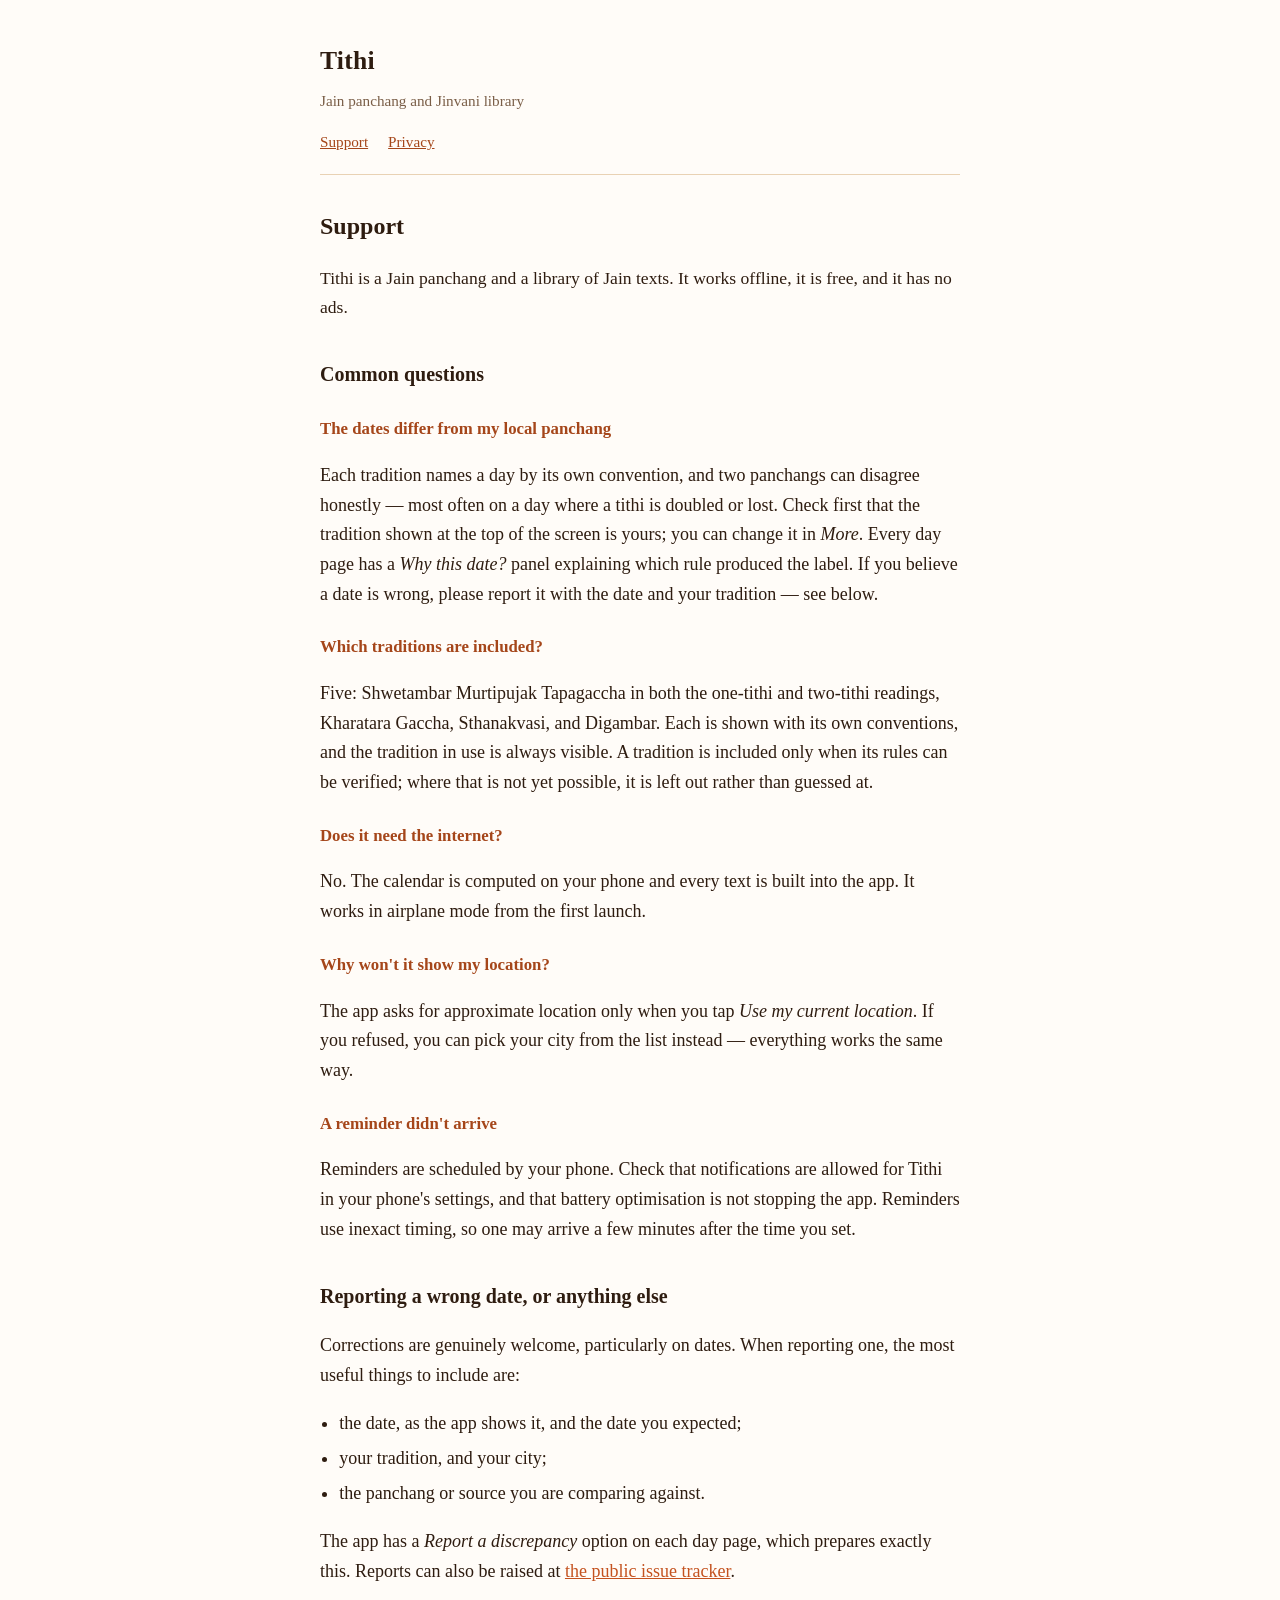
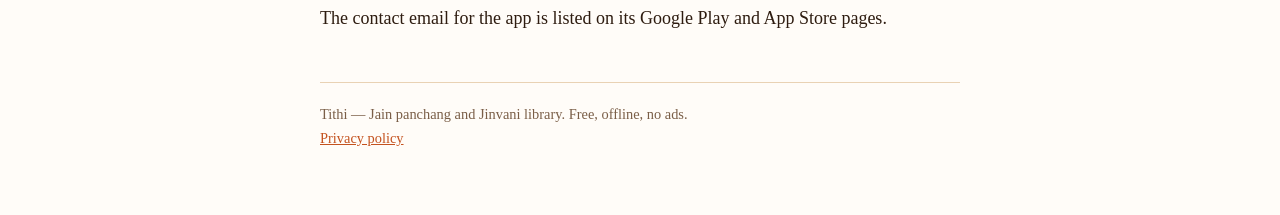
<file: index.html>
<!doctype html>
<html lang="en">
<head>
<meta charset="utf-8">
<meta name="viewport" content="width=device-width, initial-scale=1">
<title>Support — Tithi</title>
<meta name="description" content="Help and contact for Tithi, an offline Jain panchang and Jinvani library.">
<link rel="stylesheet" href="style.css">
</head>
<body>
<div class="wrap">
<header>
  <p class="mark">Tithi</p>
  <p class="sub">Jain panchang and Jinvani library</p>
  <nav><a href="index.html">Support</a><a href="privacy.html">Privacy</a></nav>
</header>

<h1 style="font-size:1.5rem;margin:0 0 .5rem">Support</h1>

<p class="lede">Tithi is a Jain panchang and a library of Jain texts. It works offline, it is
free, and it has no ads.</p>

<h2>Common questions</h2>

<h3>The dates differ from my local panchang</h3>
<p>Each tradition names a day by its own convention, and two panchangs can disagree honestly —
most often on a day where a tithi is doubled or lost. Check first that the tradition shown at
the top of the screen is yours; you can change it in <em>More</em>. Every day page has a
<em>Why this date?</em> panel explaining which rule produced the label. If you believe a date
is wrong, please report it with the date and your tradition — see below.</p>

<h3>Which traditions are included?</h3>
<p>Five: Shwetambar Murtipujak Tapagaccha in both the one-tithi and two-tithi readings,
Kharatara Gaccha, Sthanakvasi, and Digambar. Each is shown with its own conventions, and the
tradition in use is always visible. A tradition is included only when its rules can be
verified; where that is not yet possible, it is left out rather than guessed at.</p>

<h3>Does it need the internet?</h3>
<p>No. The calendar is computed on your phone and every text is built into the app. It works
in airplane mode from the first launch.</p>

<h3>Why won't it show my location?</h3>
<p>The app asks for approximate location only when you tap <em>Use my current location</em>. If you
refused, you can pick your city from the list instead — everything works the same way.</p>

<h3>A reminder didn't arrive</h3>
<p>Reminders are scheduled by your phone. Check that notifications are allowed for Tithi in
your phone's settings, and that battery optimisation is not stopping the app. Reminders use
inexact timing, so one may arrive a few minutes after the time you set.</p>

<h2>Reporting a wrong date, or anything else</h2>

<p>Corrections are genuinely welcome, particularly on dates. When reporting one, the most
useful things to include are:</p>

<ul>
<li>the date, as the app shows it, and the date you expected;</li>
<li>your tradition, and your city;</li>
<li>the panchang or source you are comparing against.</li>
</ul>

<p>The app has a <em>Report a discrepancy</em> option on each day page, which prepares exactly
this. Reports can also be raised at
<a href="https://github.com/HarshDeep-dev/tithi-support/issues">the public issue tracker</a>.</p>

<p>The contact email for the app is listed on its Google Play and App Store pages.</p>

<footer>
Tithi — Jain panchang and Jinvani library. Free, offline, no ads.
<br><a href="privacy.html">Privacy policy</a>
</footer>
</div>
</body>
</html>
</file>
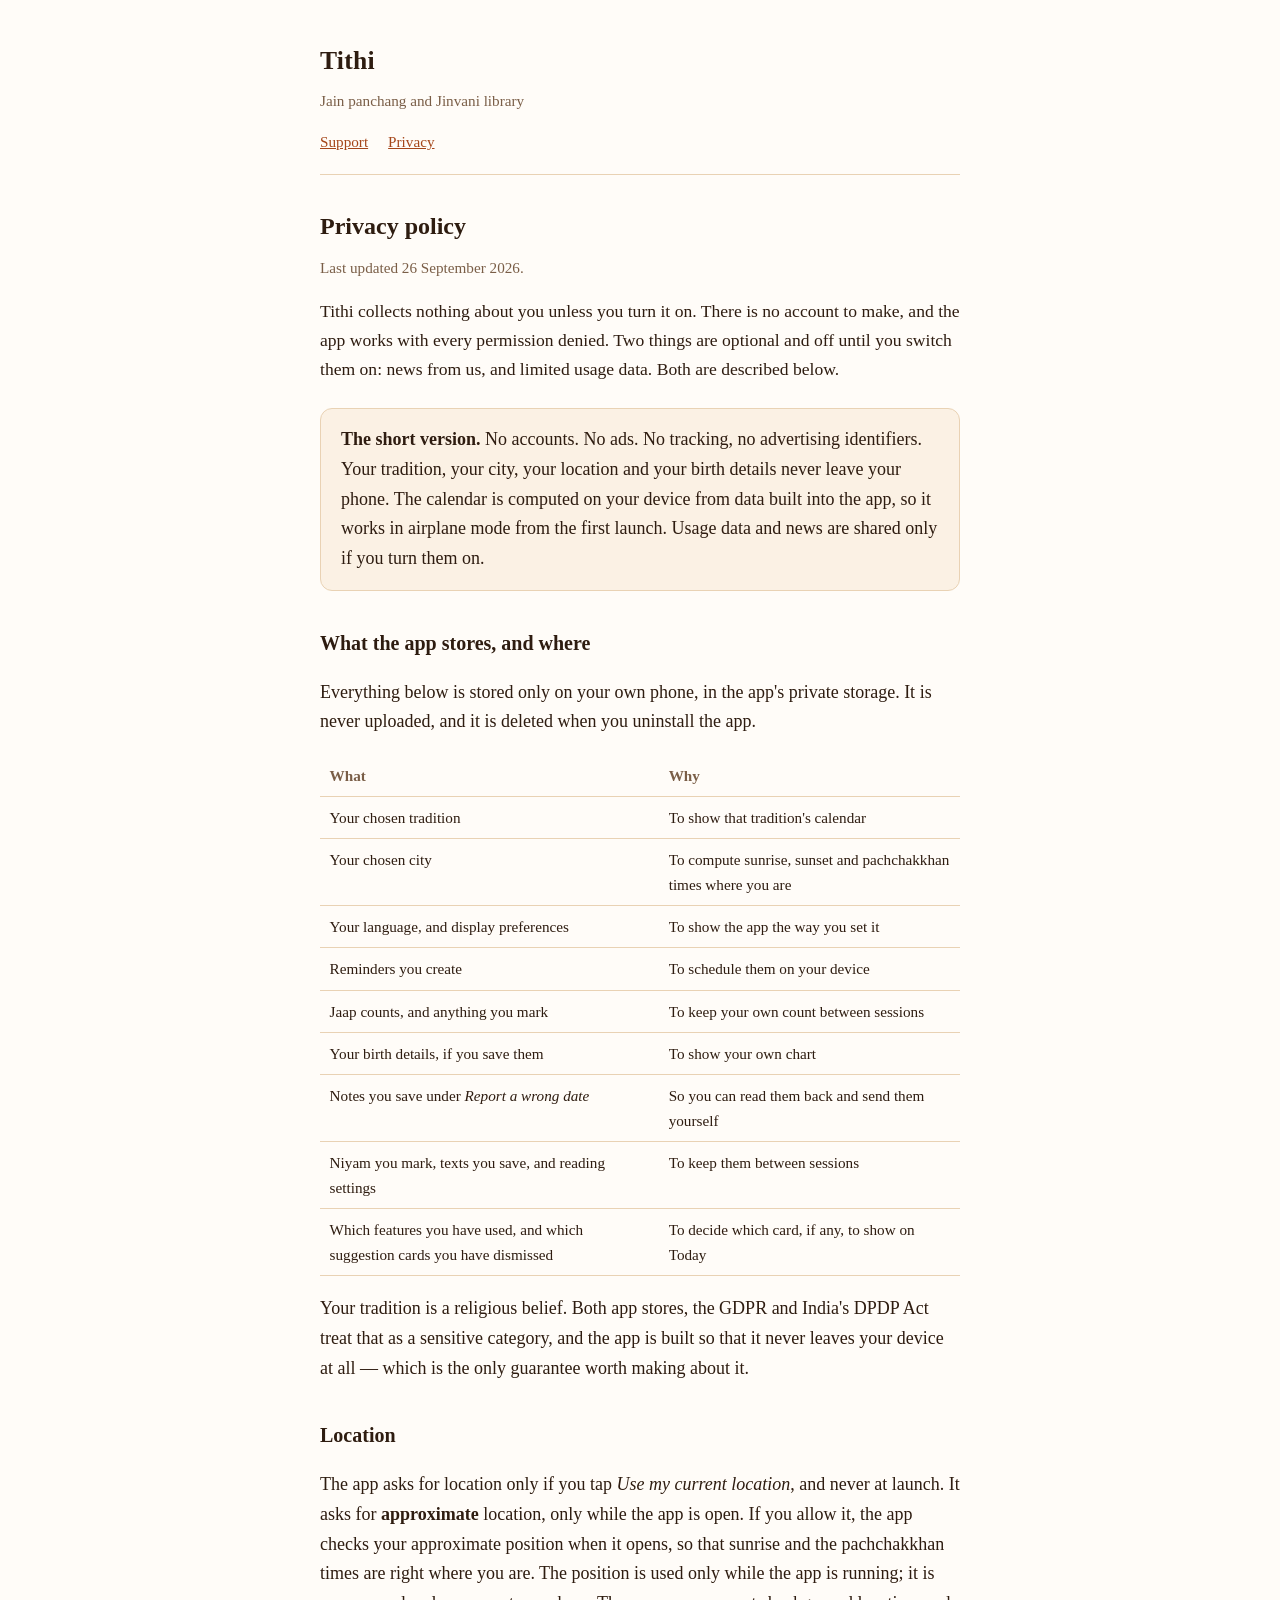
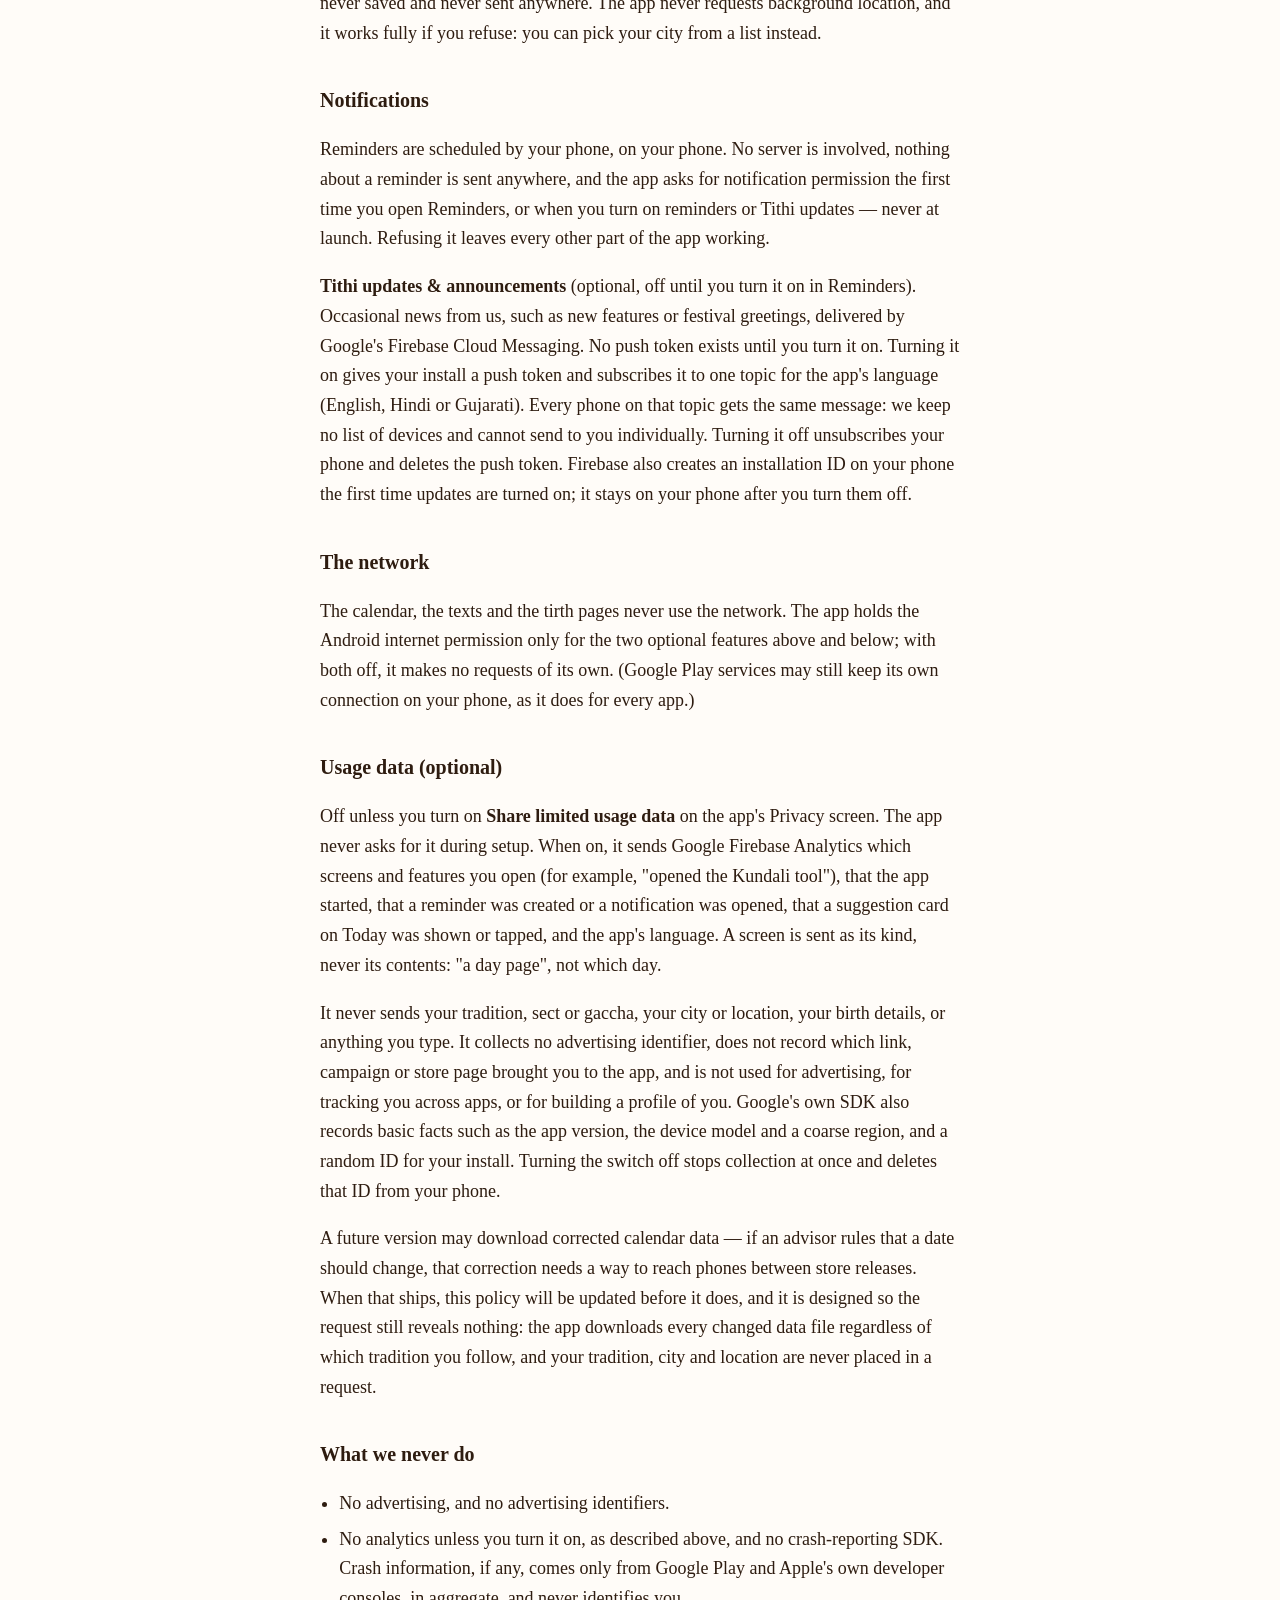
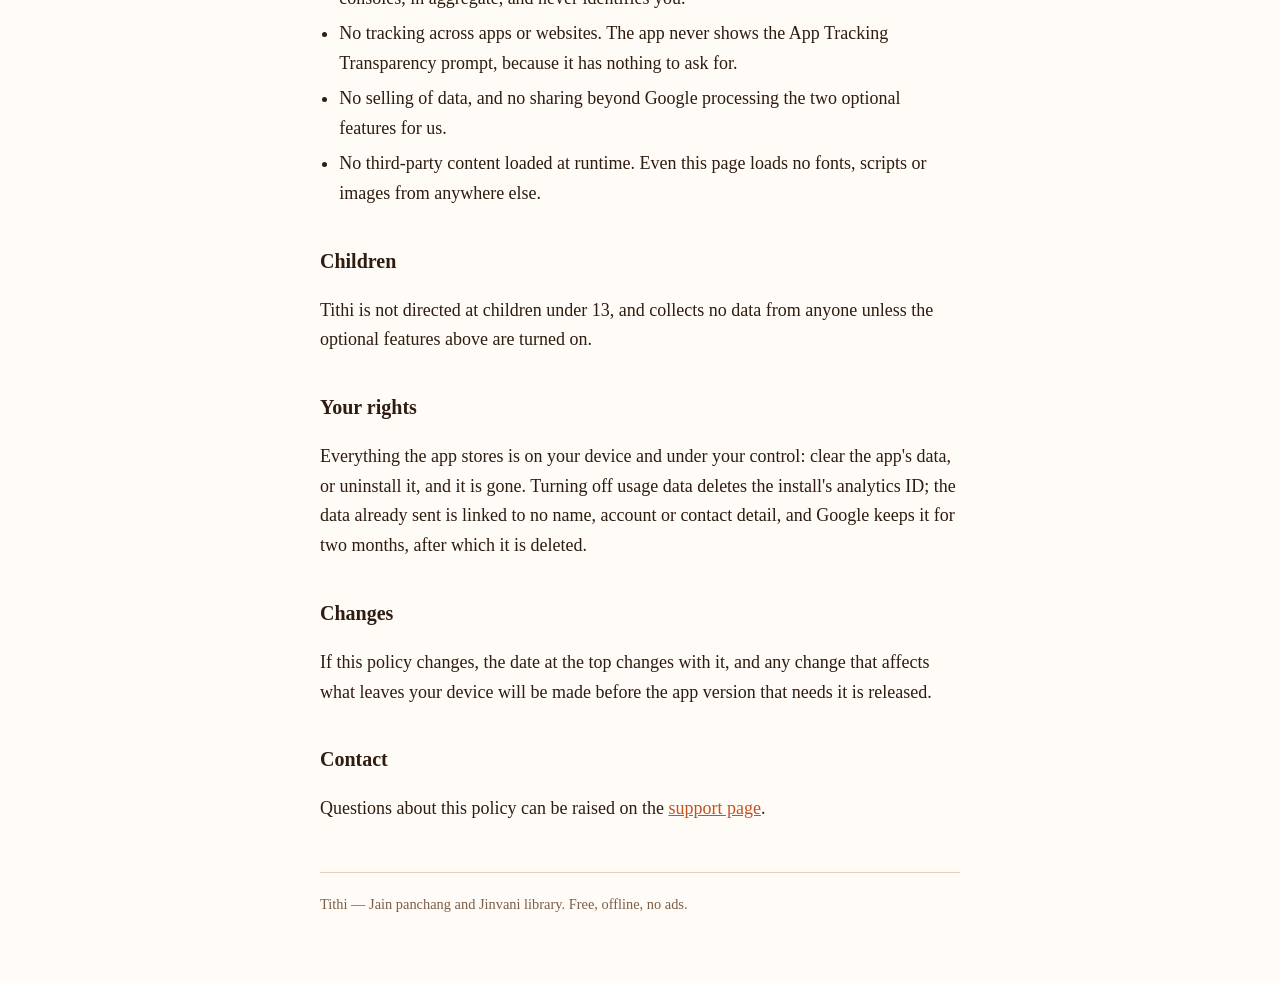
<file: privacy.html>
<!doctype html>
<html lang="en">
<head>
<meta charset="utf-8">
<meta name="viewport" content="width=device-width, initial-scale=1">
<title>Privacy policy — Tithi</title>
<meta name="description" content="The privacy policy for Tithi, a Jain panchang and Jinvani library. Nothing is collected unless you turn it on.">
<link rel="stylesheet" href="style.css">
</head>
<body>
<div class="wrap">
<header>
  <p class="mark">Tithi</p>
  <p class="sub">Jain panchang and Jinvani library</p>
  <nav><a href="index.html">Support</a><a href="privacy.html">Privacy</a></nav>
</header>

<h1 style="font-size:1.5rem;margin:0 0 .5rem">Privacy policy</h1>
<p class="sub">Last updated 26 September 2026.</p>

<p class="lede">Tithi collects nothing about you unless you turn it on. There is no account to
make, and the app works with every permission denied. Two things are optional and off until you
switch them on: news from us, and limited usage data. Both are described below.</p>

<div class="card">
<strong>The short version.</strong> No accounts. No ads. No tracking, no advertising
identifiers. Your tradition, your city, your location and your birth details never leave your
phone. The calendar is computed on your device from data built into the app, so it works in
airplane mode from the first launch. Usage data and news are shared only if you turn them on.
</div>

<h2>What the app stores, and where</h2>

<p>Everything below is stored only on your own phone, in the app's private storage. It is
never uploaded, and it is deleted when you uninstall the app.</p>

<table>
<tr><th>What</th><th>Why</th></tr>
<tr><td>Your chosen tradition</td><td>To show that tradition's calendar</td></tr>
<tr><td>Your chosen city</td><td>To compute sunrise, sunset and pachchakkhan times where you are</td></tr>
<tr><td>Your language, and display preferences</td><td>To show the app the way you set it</td></tr>
<tr><td>Reminders you create</td><td>To schedule them on your device</td></tr>
<tr><td>Jaap counts, and anything you mark</td><td>To keep your own count between sessions</td></tr>
<tr><td>Your birth details, if you save them</td><td>To show your own chart</td></tr>
<tr><td>Notes you save under <em>Report a wrong date</em></td><td>So you can read them back and send them yourself</td></tr>
<tr><td>Niyam you mark, texts you save, and reading settings</td><td>To keep them between sessions</td></tr>
<tr><td>Which features you have used, and which suggestion cards you have dismissed</td><td>To decide which card, if any, to show on Today</td></tr>
</table>

<p>Your tradition is a religious belief. Both app stores, the GDPR and India's DPDP Act treat
that as a sensitive category, and the app is built so that it never leaves your device at all
— which is the only guarantee worth making about it.</p>

<h2>Location</h2>

<p>The app asks for location only if you tap <em>Use my current location</em>, and never at launch. It
asks for <strong>approximate</strong> location, only while the app is open. If you allow it, the
app checks your approximate position when it opens, so that sunrise and the pachchakkhan times are
right where you are. The position is used only while the app is running; it is never saved and
never sent anywhere. The app never requests background location, and it works fully if you refuse:
you can pick your city from a list instead.</p>

<h2>Notifications</h2>

<p>Reminders are scheduled by your phone, on your phone. No server is involved, nothing about
a reminder is sent anywhere, and the app asks for notification permission the first time you open
Reminders, or when you turn on reminders or Tithi updates — never at launch. Refusing it leaves every other part of the app working.</p>

<p><strong>Tithi updates &amp; announcements</strong> (optional, off until you turn it on in
Reminders). Occasional news from us, such as new features or festival greetings, delivered by
Google's Firebase Cloud Messaging. No push token exists until you turn it on. Turning it on gives
your install a push token and subscribes it to one topic for the app's language (English, Hindi or
Gujarati). Every phone on that topic gets the same message: we keep no list of devices and cannot
send to you individually. Turning it off unsubscribes your phone and deletes the push token.
Firebase also creates an installation ID on your phone the first time updates are turned on; it
stays on your phone after you turn them off.</p>

<h2>The network</h2>

<p>The calendar, the texts and the tirth pages never use the network. The app holds the
Android internet permission only for the two optional features above and below; with both off, it
makes no requests of its own. (Google Play services may still keep its own connection on your
phone, as it does for every app.)</p>

<h2>Usage data (optional)</h2>

<p>Off unless you turn on <strong>Share limited usage data</strong> on the app's Privacy screen.
The app never asks for it during setup. When on, it sends Google Firebase Analytics which screens
and features you open (for example, "opened the Kundali tool"), that the app started, that a
reminder was created or a notification was opened, that a suggestion card on Today was shown or
tapped, and the app's language. A screen is sent as its
kind, never its contents: "a day page", not which day.</p>

<p>It never sends your tradition, sect or gaccha, your city or location, your birth details, or
anything you type. It collects no advertising identifier, does not record which link, campaign or store page
brought you to the app, and is not used for advertising, for tracking you across apps, or for
building a profile of you. Google's own SDK also records basic
facts such as the app version, the device model and a coarse region, and a random ID for your
install. Turning the switch off stops collection at once and deletes that ID from your phone.</p>

<p>A future version may download corrected calendar data — if an advisor rules that a date
should change, that correction needs a way to reach phones between store releases. When that
ships, this policy will be updated before it does, and it is designed so the request still
reveals nothing: the app downloads every changed data file regardless of which tradition you
follow, and your tradition, city and location are never placed in a request.</p>

<h2>What we never do</h2>

<ul>
<li>No advertising, and no advertising identifiers.</li>
<li>No analytics unless you turn it on, as described above, and no crash-reporting SDK.
    Crash information, if any, comes only from Google Play and Apple's own developer consoles,
    in aggregate, and never identifies you.</li>
<li>No tracking across apps or websites. The app never shows the App Tracking Transparency
    prompt, because it has nothing to ask for.</li>
<li>No selling of data, and no sharing beyond Google processing the two optional features
    for us.</li>
<li>No third-party content loaded at runtime. Even this page loads no fonts, scripts or
    images from anywhere else.</li>
</ul>

<h2>Children</h2>

<p>Tithi is not directed at children under 13, and collects no data from anyone unless the
optional features above are turned on.</p>

<h2>Your rights</h2>

<p>Everything the app stores is on your device and under your control: clear the app's data, or
uninstall it, and it is gone. Turning off usage data deletes the install's analytics ID; the
data already sent is linked to no name, account or contact detail, and Google keeps it for
two months, after which it is deleted.</p>

<h2>Changes</h2>

<p>If this policy changes, the date at the top changes with it, and any change that affects
what leaves your device will be made before the app version that needs it is released.</p>

<h2>Contact</h2>

<p>Questions about this policy can be raised on the <a href="index.html">support page</a>.</p>

<footer>
Tithi — Jain panchang and Jinvani library. Free, offline, no ads.
</footer>
</div>
</body>
</html>
</file>
<file: style.css>
/* No web fonts, no analytics, no third-party anything: a page about not tracking
   people should not make their browser talk to a CDN to render itself. */
:root {
  --paper: #FFFCF8;
  --card: #FBF1E4;
  --hairline: #E9D2B4;
  --ink: #2E1C10;
  --ink2: #7A5E47;
  --kesar-deep: #A5461A;
  --kesar-ink: #C4521F;
}
* { box-sizing: border-box; }
body {
  margin: 0;
  background: var(--paper);
  color: var(--ink);
  font-family: "Iowan Old Style", "Palatino Linotype", Palatino, Georgia, "Noto Serif", serif;
  font-size: 18px;
  line-height: 1.65;
}
.wrap { max-width: 42rem; margin: 0 auto; padding: 2.5rem 1rem 4rem; }
header { border-bottom: 1px solid var(--hairline); padding-bottom: 1.25rem; margin-bottom: 2rem; }
.mark { font-size: 1.6rem; font-weight: 600; letter-spacing: .01em; margin: 0; }
.sub { color: var(--ink2); margin: .35rem 0 0; font-size: .95rem; }
nav { margin-top: 1rem; font-size: .95rem; }
nav a { color: var(--kesar-deep); margin-right: 1.25rem; }
a { color: var(--kesar-ink); }
a:hover { color: var(--kesar-deep); }
h2 { font-size: 1.25rem; margin: 2.25rem 0 .5rem; }
h3 { font-size: 1.05rem; margin: 1.5rem 0 .35rem; color: var(--kesar-deep); }
.card {
  background: var(--card);
  border: 1px solid var(--hairline);
  border-radius: 12px;
  padding: 1rem 1.25rem;
  margin: 1.5rem 0;
}
.lede { font-size: 1.1rem; }
ul { padding-left: 1.2rem; }
li { margin: .35rem 0; }
footer {
  margin-top: 3rem; padding-top: 1.25rem;
  border-top: 1px solid var(--hairline);
  color: var(--ink2); font-size: .9rem;
}
table { border-collapse: collapse; width: 100%; margin: 1rem 0; font-size: .95rem; }
th, td { text-align: left; padding: .5rem .6rem; border-bottom: 1px solid var(--hairline); vertical-align: top; }
th { color: var(--ink2); font-weight: 600; }
@media (max-width: 480px) { body { font-size: 17px; } .wrap { padding: 1.75rem 1rem 3rem; } }
</file>
